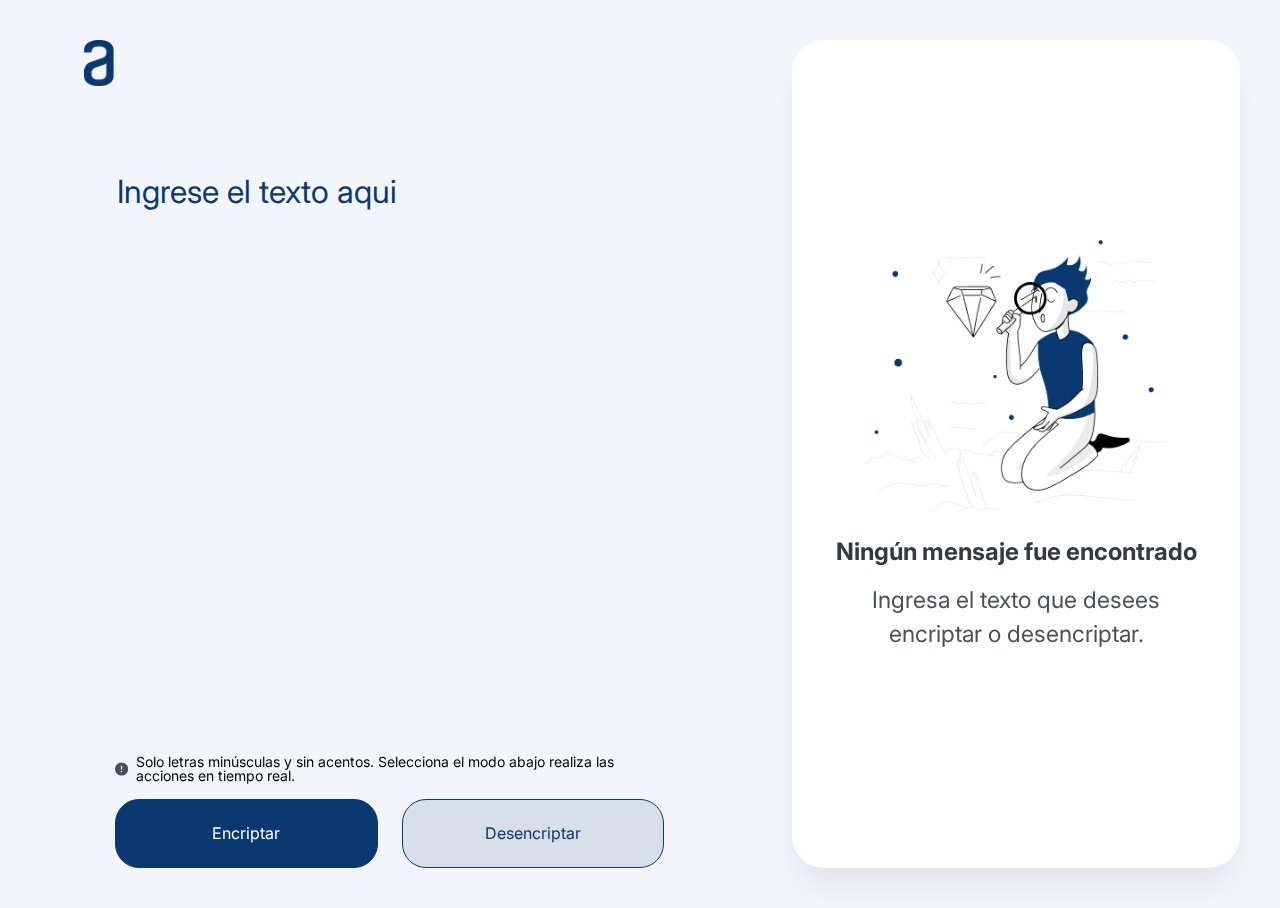
<file: index.html>
<!DOCTYPE html>
<html lang="es">
    <head>
        <meta charset="utf-8">
        <meta name="viewport" content="width=device-width, initial-scale=1, minimum-scale=1" />
        <title>Challenge encriptador</title>
        <link rel="stylesheet" href="reset.css/reset.css">
        <link rel="stylesheet" href="style.css">
        <link rel="preconnect" href="https://fonts.googleapis.com">
        <link rel="preconnect" href="https://fonts.gstatic.com" crossorigin>
        <link href="https://fonts.googleapis.com/css2?family=Inter:wght@100;300;400;700;900&display=swap" rel="stylesheet">
    </head>

    <body>
        <main>
            <div class="order-box">

                <div class="logo-box">
                    <img id="logo" src="/imagenes/logo.png">
                </div>
                
                
                <section class="intext">
                    <textarea id="encriptar" type="text" placeholder="Ingrese el texto aqui" autofocus></textarea>
                    
                    <section class="crypting">
                        
                        <p>
                            <svg xmlns="http://www.w3.org/2000/svg" width="16" height="16" fill="#495057" class="bi bi-exclamation-circle-fill" viewBox="0 0 16 16">
                                <path d="M16 8A8 8 0 1 1 0 8a8 8 0 0 1 16 0zM8 4a.905.905 0 0 0-.9.995l.35 3.507a.552.552 0 0 0 1.1 0l.35-3.507A.905.905 0 0 0 8 4zm.002 6a1 1 0 1 0 0 2 1 1 0 0 0 0-2z"/>
                            </svg>
                            Solo letras minúsculas y sin acentos. Selecciona el modo abajo realiza las acciones en tiempo real.
                        </p>

                        <section class="cryptbuttons">

                            <button id="crypt">Encriptar</button>
                            <button id="decrypt">Desencriptar</button>

                        </section>

                    </section>
                    
                </section>

            </div>    
            <section class="outtext">
                <div class="copiar">
                    <button id="copiar">Copiar</button>
                </div>
                
                <div class="munecobox">
                    <img id="muneco" src="imagenes/muneco.png">
                </div>
                <div class="texto">
                    <h1>Ningún mensaje fue encontrado</h1>
                    <p>Ingresa el texto que desees encriptar o desencriptar.</p>
                    <p></p>
                </div>
                
            </section>
            <script>
                var modocrypt = true;

                var textinput = document.querySelector("#encriptar");

                const copiar = document.querySelector("#copiar")
                const desencriptar = document.querySelector("#decrypt");
                const encriptar = document.querySelector("#crypt")

                const textbox = document.getElementsByClassName("texto")[0];
                const imgcryptedbox = document.getElementsByClassName("munecobox")[0];
                const munecodef = document.getElementById("muneco");
                const outtext = document.getElementsByClassName("outtext")[0];
                function switchdesign(){
                    /* condicional para mostrar el diseño inicial
                       al estar vacío */
                    if (textinput.value==""){
                        copiar.style.background="";
                        copiar.style.color="";
                        copiar.innerHTML = "Copiar";

                        outtext.firstElementChild.style.display = "none";
                        outtext.style.textAlign ="center";
                        outtext.style.placeItems = "center";
                        outtext.style.justifyContent = "center"; 
                        imgcryptedbox.style.display = "initial";
                        textbox.children[1].style.display = "initial";
                        textbox.firstElementChild.style.display="initial";
                    }
                    else{
                        outtext.firstElementChild.style.display = "block";
                        outtext.style.textAlign ="left";
                        textbox.lastElementChild.style.color = "#495057";
                        textbox.lastElementChild.style.fontSize = "24px";
                        outtext.style.alignItems ="flex-start";
                        outtext.style.justifyContent = "flex-start";
                        imgcryptedbox.style.display = "none";
                        textbox.children[1].style.display = "none";
                        textbox.firstElementChild.style.display="none";
                    }
                    crypting();
                }
                function crypting(){
                    /* Condicional para encriptar o desencriptar*/
                    textopros = textinput.value
                            .replace(/[^a-z0-9 ,.]/g,"");
                    if (textopros!=textinput.value){
                        copiar.style.background="red";
                        copiar.style.color="white";
                        copiar.innerHTML = "Texto inválido: Mayúsculas, tíldes, Caracteres especiales.z";
                    }
                    if (modocrypt==true){  
                        textbox.lastElementChild.innerHTML= textopros
                                                            .replaceAll("e","enter")
                                                            .replaceAll("i","imes")
                                                            .replaceAll("a","ai")
                                                            .replaceAll("o","ober")
                                                            .replaceAll("u","ufat");
                    }
                    else{
                        textbox.lastElementChild.innerHTML= textopros
                                                            .replaceAll("enter","e")
                                                            .replaceAll("imes","i")
                                                            .replaceAll("ai","a")
                                                            .replaceAll("ober","o")
                                                            .replaceAll("ufat","u");
                    }
                    
                }
                copiar.onclick = function Copiando(){
                        copiar.style.background="#0A3871";
                        copiar.style.color="white";
                        copiar.innerHTML = "¡Copiado!";
                        navigator.clipboard.writeText(textbox.lastElementChild.innerHTML);
                    };
                encriptar.onclick = function Encriptando(){
                    modocrypt = true;
                    copiar.style.background="";
                    copiar.style.color="";
                    copiar.innerHTML = "Copiar";

                    encriptar.style.background = "#0A3871";
                    desencriptar.style.background= "#D8DFE8";
                    encriptar.style.color = "white";
                    desencriptar.style.color = "#0A3871";
                    textbox.lastElementChild.innerHTML = "";
                    textinput.value = "";
                    switchdesign();
                };
                desencriptar.onclick = function Desencriptando(){
                    modocrypt = false;
                    copiar.style.background="";
                    copiar.style.color="";
                    copiar.innerHTML = "Copiar";

                    encriptar.style.background = "#D8DFE8";
                    desencriptar.style.background= "#0A3871";   
                    encriptar.style.color = "#0A3871";
                    desencriptar.style.color = "white"; 
                    textbox.lastElementChild.innerHTML = "";
                    textinput.value = "";
                    switchdesign();        
                };
                textinput.oninput = switchdesign;


                
            </script>
        </main>
    </body>
</html>
</file>
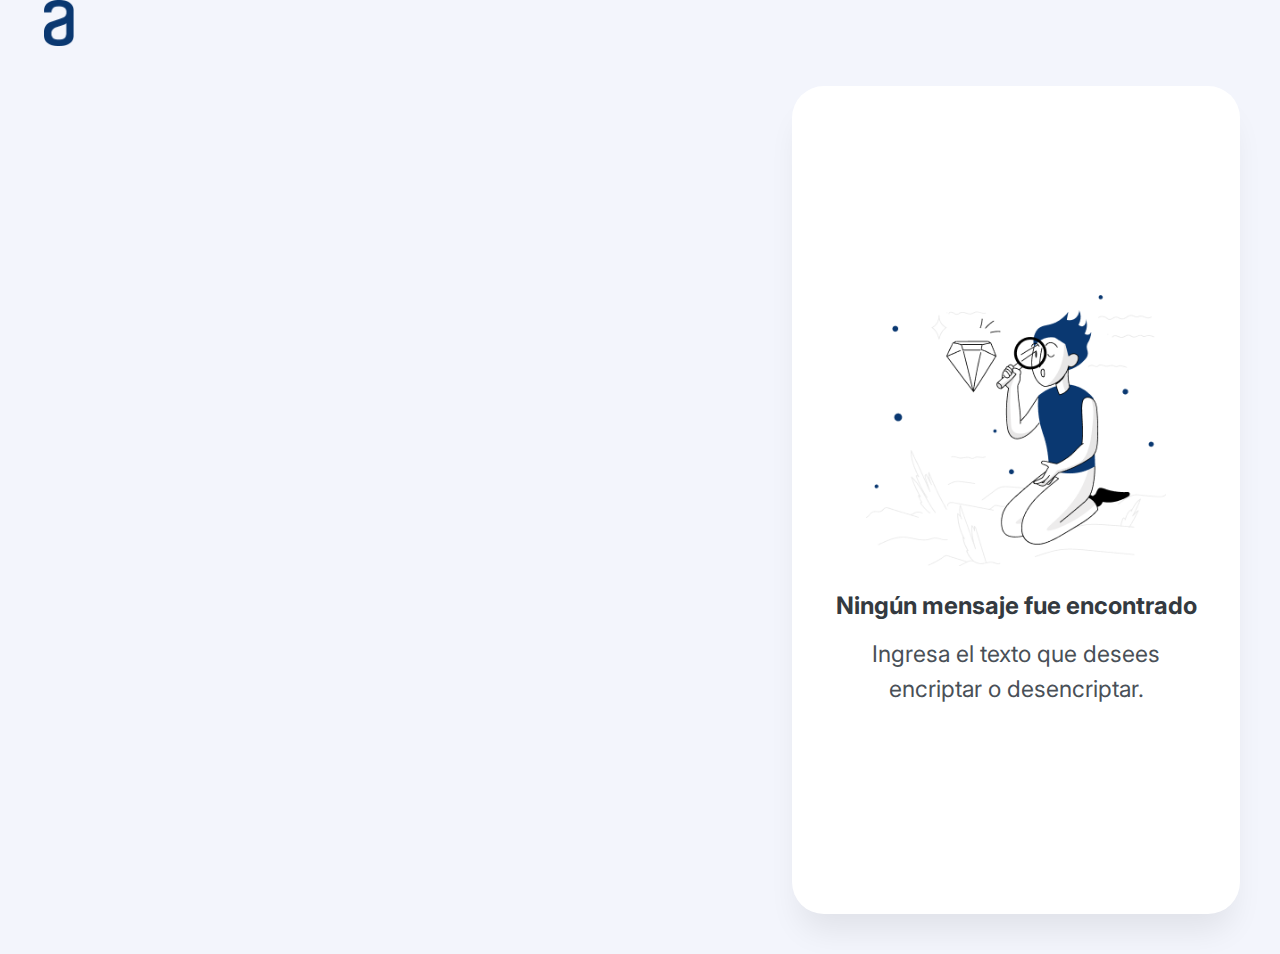
<file: prueba.html>
<!DOCTYPE html>
<html lang="es">
    <head>
        <meta charset="utf-8">
        <meta name="viewport" content="width=device-width, initial-scale=1, minimum-scale=1" />
        <title>Challenge encriptador</title>
        <link rel="stylesheet" href="reset.css/reset.css">
        <link rel="stylesheet" href="style.css">
        <link rel="preconnect" href="https://fonts.googleapis.com">
        <link rel="preconnect" href="https://fonts.gstatic.com" crossorigin>
        <link href="https://fonts.googleapis.com/css2?family=Inter:wght@100;300;700;900&display=swap" rel="stylesheet">
    </head>

    <body>
        <header>
            <div class="logo-box">
                <img id="logo" src="/imagenes/logo.png">
            </div>
        </header>
        <main>
            
            
            
            <section class="intext">

            </section>
                
            <section class="outtext">
                <div>
                    <img id="muneco" src="imagenes/muneco.png">
                </div>
                <div class="texto">
                    <h1>Ningún mensaje fue encontrado</h1>
                    <p>Ingresa el texto que desees encriptar o desencriptar.</p>
                </div>
                
            </section>

        </main>
    </body>
</html>
</file>
<file: style.css>
/* {
    box-sizing: border-box;
    background: rgba(0,0,0,0.15) !important; 
}*/
body{
    font-family: 'Inter', sans-serif;
    background-color: #F3F5FC;
}

main{
    display: grid;
    grid-template-columns: 1fr max-content;
    height: 92vh;
    padding: 40px;
}
.order-box{
    display: grid;
    grid-template-rows: max-content 1fr;
}
/* LOGO */
.logo-box{
    display: flex;
    flex-direction: column;
    width: auto;
    max-width: 86px;
}
#logo{
    /* en margin 32.36% es el porcentaje para que en una pantalla
    de 1440px de ancho el logo tenga un padding de 84px a la izquierda */
    margin-left: 44px;
    width: 2.223vw;
    max-width: 42px;
    min-width: 30.43px;
}
/* BLOQUE DE TEXTO A ENCRIPTAR Y BOTONES*/
.intext{
    display: grid;
    grid-template-rows: 1fr max-content;
    padding-left: 10%;
}
#encriptar{
    place-self: start;
    width: calc(46vw -  40px);
    height: calc(100% - 87px);
    margin-top: 80px;
    background: none;
    resize: none;
    border: hidden;

    font-family: 'Inter';
    font-style: normal;
    font-weight: 400;
    font-size: 32px;
    line-height: 150%;
    color: #0A3871;
}
#encriptar::placeholder{
    color: #0A3871;
}
#encriptar:focus-visible{
    outline: none;
}
.crypting{
    width: calc(46vw -  40px);
    display: grid;
    grid-template-rows: max-content max-content;
    gap: 16px;


}
.crypting p{
    display: flex;
    font-size: 14px;
    align-items: center;
    gap: 8px;
}
.cryptbuttons{
    display: grid;
    grid-template-columns: 1fr 1fr;
    gap: 24px;
}
.cryptbuttons button{
    border-radius: 24px;
    height: fit-content;
    box-sizing: border-box;
    padding: 24px;
}
.cryptbuttons #crypt{
    color: #FFFFFF;
    border: 1px solid #0A3871;
    background: #0A3871;
    font-family: 'Inter';
    font-style: normal;
    font-weight: 400;
    font-size: 16px;
    line-height: 19px;
    text-align: center;
}
.cryptbuttons #decrypt{
    background: #D8DFE8;
    border: 1px solid #0A3871;
    color: #0A3871;
    font-family: 'Inter';
    font-style: normal;
    font-weight: 400;
    font-size: 16px;
    line-height: 19px;
    text-align: center;
}

/* BLOQUE DEL TEXTO ENCRIPTADO*/
.outtext{
    background-color: white;
    box-shadow: 0px 24px 32px -8px rgba(0, 0, 0, 0.08);
    border-radius: 32px;
    max-width: 533px;
    width: 35vw;
    min-width: 300px;

    display: flex;
    flex-direction: column;
    place-content: center;
    gap:1%;
    text-align: center;
    
}
.texto{
    padding-top: 16px;
    display: flex;
    flex-direction: column;

    gap: 16px;
    margin: 0 8.37%;
    word-wrap: break-word;

}
.texto h1{
    font-style: normal;
    font-weight: 700;
    font-size: clamp(24px,1.8vw,32px);
    line-height: 120%;
    color: #343A40;
    max-width: 448px;
}
.texto p{
    font-style: normal;
    font-weight: 400;
    font-size: clamp(16px,1.8vw,32px);
    line-height: 150%;
    color: #495057;
    max-width: 448px;
    
}
#copiar{
    border-radius: 24px;
    height: fit-content;
    box-sizing: border-box;
    padding: 24px;
    background: #D8DFE8;
    border: 1px solid #0A3871;
    color: #0A3871;
    font-family: 'Inter';
    font-style: normal;
    font-weight: 400;
    font-size: 16px;
    line-height: 19px;
    width: 100%;
}
.copiar{
    display: none;
    width: 100%;
    
}
#muneco{
    
    width: 23.334vw;
    min-width: 300px;
    max-width: 400px;
}


@media screen and (max-width:768px) {
    #logo{
        margin: 0;
    }
    main{
        grid-template-columns: none;
        grid-template-rows: 1fr max-content;
        height: 92vh;
    }
    .intext{
        padding: 0;
    }
    #encriptar{
        margin-left: 0;
        width: 100%;
    }
    .crypting{
        width: 100%;
        margin: 0;
    }
    .outtext{
        max-width: none;
        width: auto;
        padding: 20px;

    }
    .outtext .texto{
        padding: 0;
    }
    .texto p{
        font-style: normal;
        font-weight: 400;
        
        line-height: 150%;
        color: #495057;
        max-width: 448px;
    }
    #muneco{
        display: none;        
    }
}
@media screen and (max-width:415px) {
    #logo{
        margin: 0;
    }
    main{
        grid-template-columns: none;
        grid-template-rows: 1fr max-content;
        height: 92vh;
    }
    .intext{
        padding: 0;
    }
    #encriptar{
        margin-left: 0;
        width: 100%;
    }
    .crypting{
        width: 100%;
        margin: 0;
        
    }
    .cryptbuttons{
        grid-template-columns: none;
        grid-template-rows: 1fr 1fr;
    }
    .outtext{
        max-width: none;
        width: auto;
        padding: 20px;

    }
    .outtext .texto{
        padding: 0;
    }
    
    .texto p{
        font-style: normal;
        font-weight: 400;
        font-size: 16px;
        line-height: 150%;
        color: #495057;
        max-width: 448px;
    }
    #muneco{
        display: none;        
    }
}
</file>
